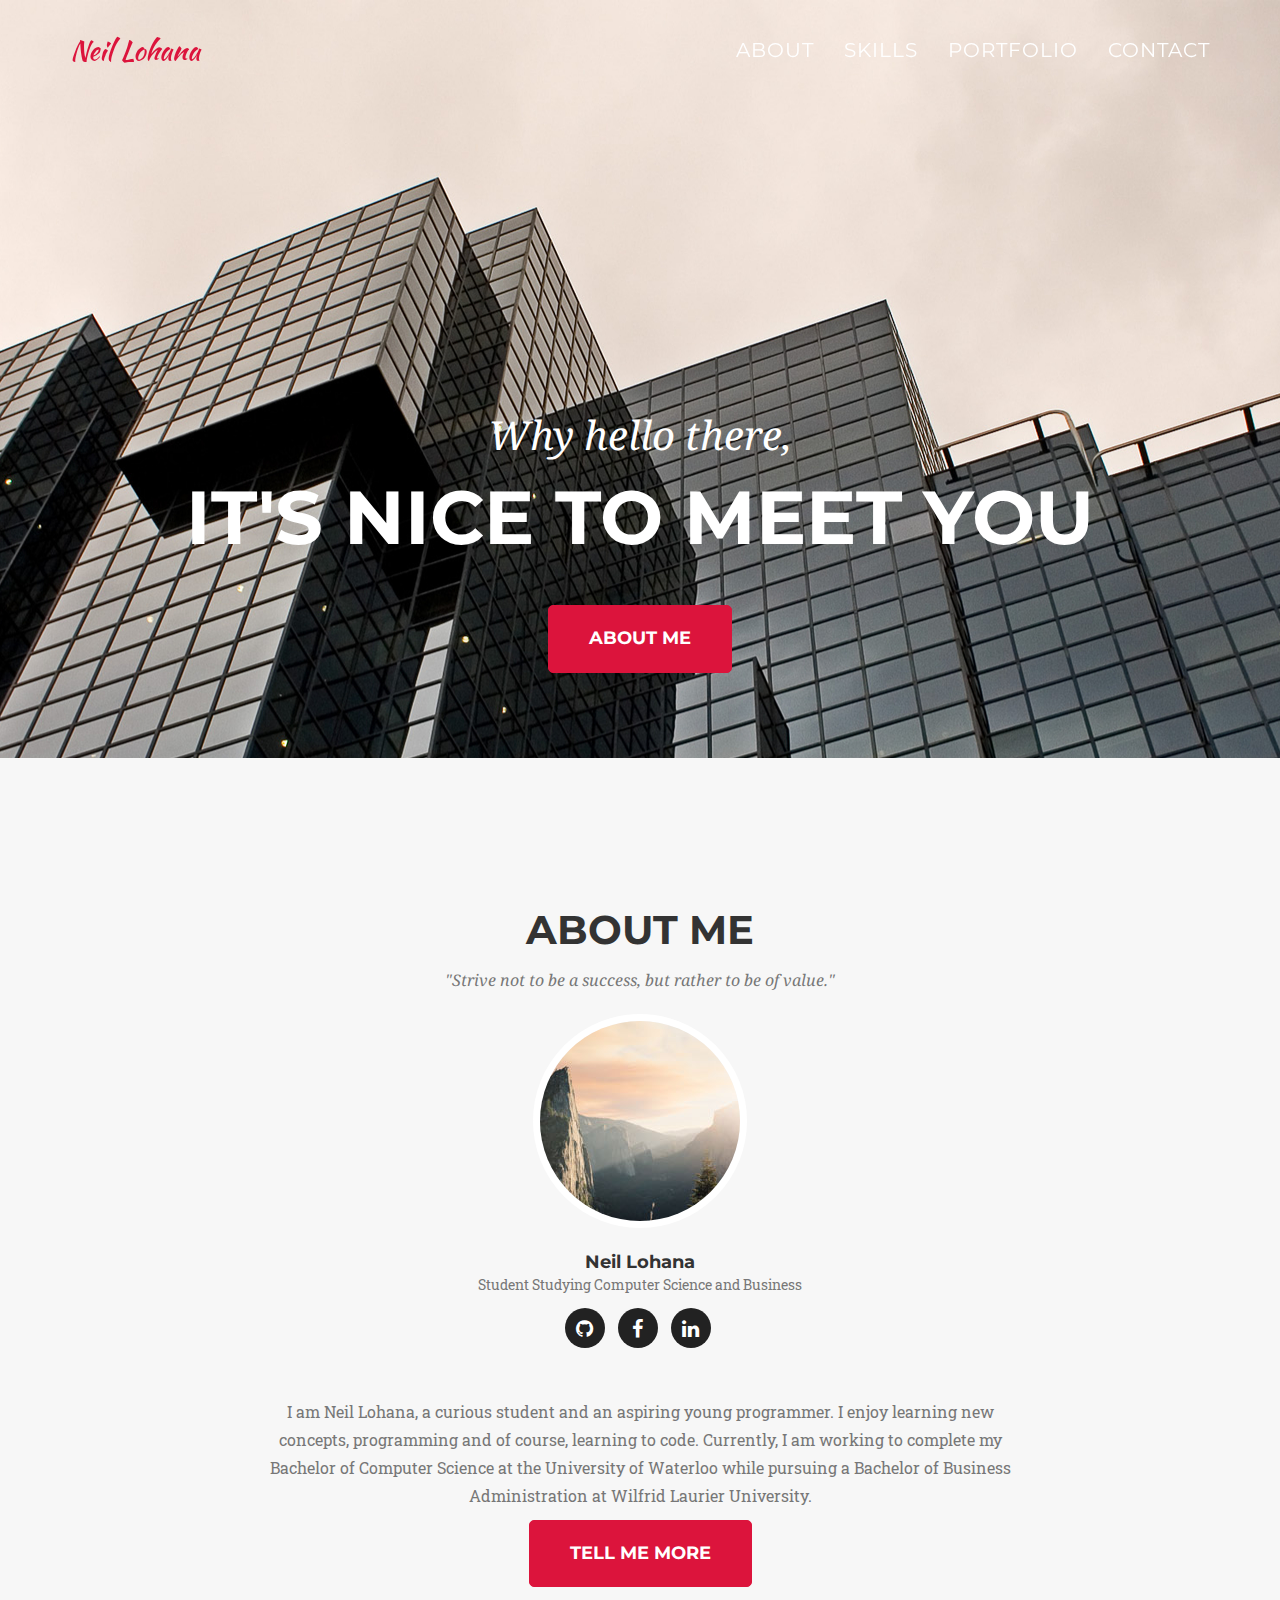
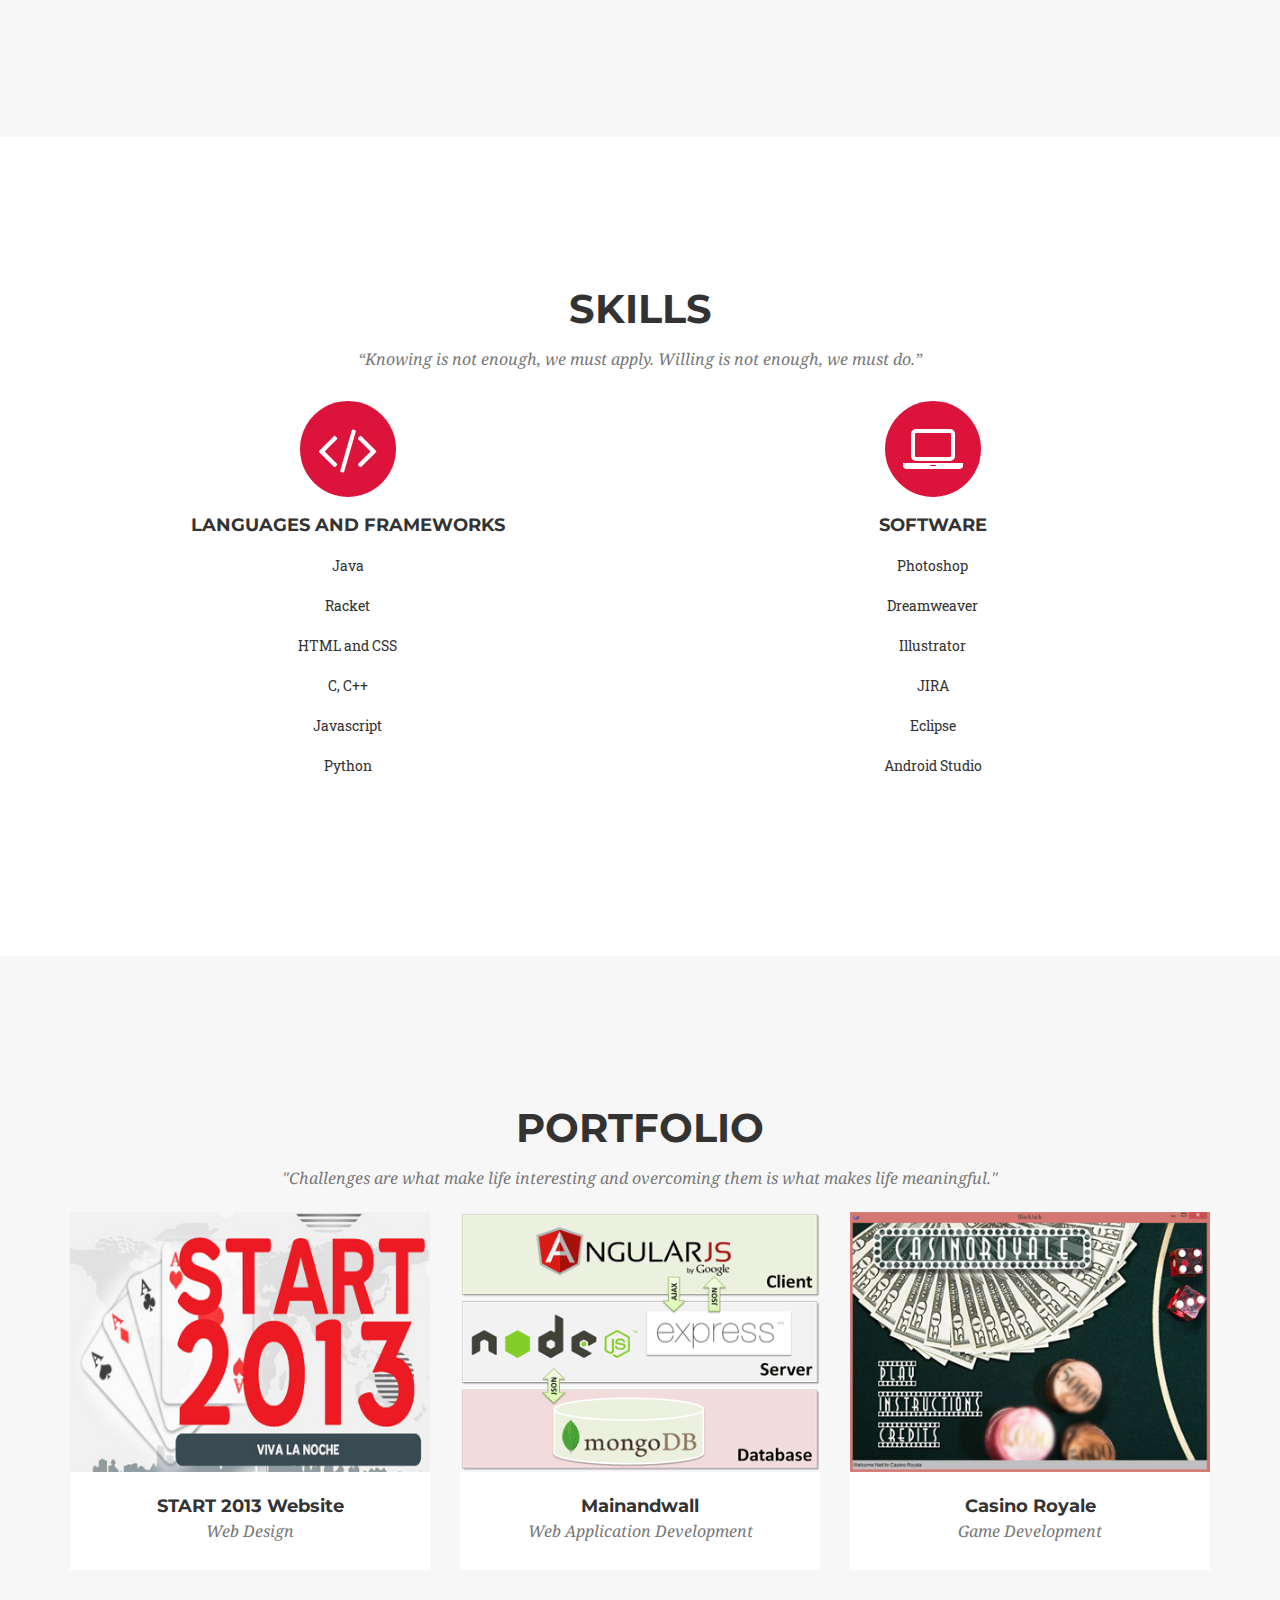
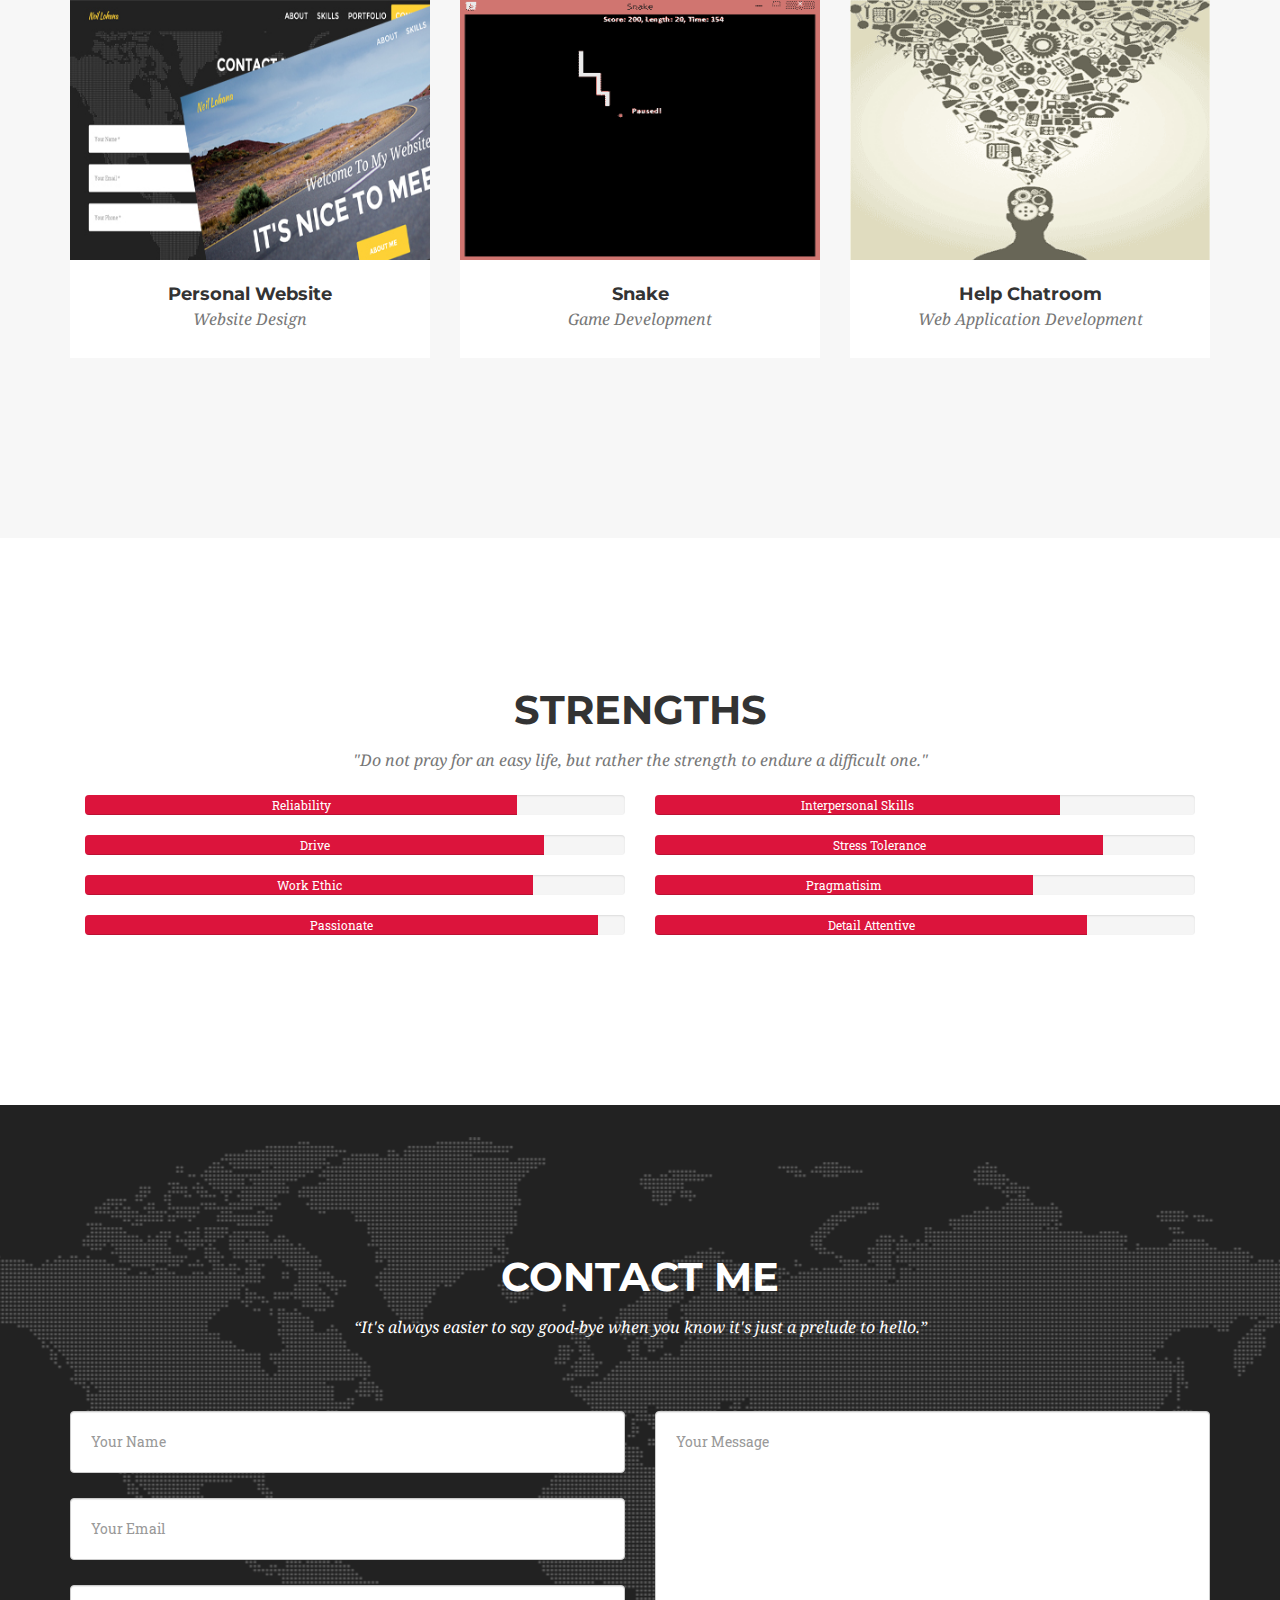
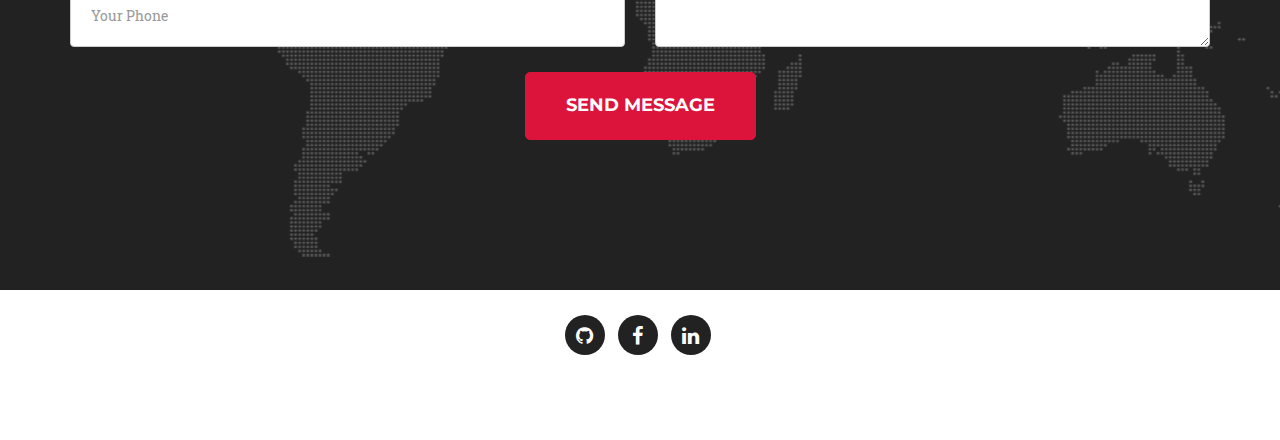
<file: index.html>
<!DOCTYPE html>
<html lang="en">

<head>

    <meta charset="utf-8">
    <meta http-equiv="X-UA-Compatible" content="IE=edge">
    <meta name="viewport" content="width=device-width, initial-scale=1">
    <meta name="description" content="">
    <meta name="author" content="">

    <title>Neil Lohana</title>

    <!-- Favicon (Currently 200px version used) -->
    <link rel="icon" href="img/favicon1-200.png" type="image/x-icon">
    
    <!-- Bootstrap Core CSS -->
    <link href="css/bootstrap.css" rel="stylesheet">
 
    <!-- Custom CSS -->
    <link href="css/styles.css" rel="stylesheet">

    <!-- Custom Fonts -->
    <link href="font-awesome/css/font-awesome.min.css" rel="stylesheet" type="text/css">
    <link href="http://fonts.googleapis.com/css?family=Montserrat:400,700" rel="stylesheet" type="text/css">
    <link href='http://fonts.googleapis.com/css?family=Kaushan+Script' rel='stylesheet' type='text/css'>
    <link href='http://fonts.googleapis.com/css?family=Droid+Serif:400,700,400italic,700italic' rel='stylesheet' type='text/css'>
    <link href='http://fonts.googleapis.com/css?family=Roboto+Slab:400,100,300,700' rel='stylesheet' type='text/css'>

    <!-- HTML5 Shim and Respond.js IE8 support of HTML5 elements and media queries -->
    <!-- WARNING: Respond.js doesn't work if you view the page via file:// -->
    <!--[if lt IE 9]>
        <script src="https://oss.maxcdn.com/libs/html5shiv/3.7.0/html5shiv.js"></script>
        <script src="https://oss.maxcdn.com/libs/respond.js/1.4.2/respond.min.js"></script>
    <![endif]-->

</head>

<body id="page-top" class="index">

    <!-- Navigation -->
    <nav class="navbar navbar-default navbar-fixed-top">
        <div class="container">
            <!-- Brand and toggle get grouped for better mobile display -->
            <div class="navbar-header page-scroll">
                <button type="button" class="navbar-toggle" data-toggle="collapse" data-target="#bs-example-navbar-collapse-1">
                    <span class="sr-only">Toggle navigation</span>
                    <span class="icon-bar"></span>
                    <span class="icon-bar"></span>
                    <span class="icon-bar"></span>
                </button>
                <a class="navbar-brand page-scroll" href="#page-top">Neil Lohana</a>
            </div>

            <!-- Collect the nav links, forms, and other content for toggling -->
            <div class="collapse navbar-collapse" id="bs-example-navbar-collapse-1">
                <ul class="nav navbar-nav navbar-right">
                    <li class="hidden">
                        <a href="#page-top"></a>
                    </li>
                    <li>
                        <a class="page-scroll" href="#about">About</a>
                    </li>
                    <li>
                        <a class="page-scroll" href="#skills">Skills</a>
                    </li>
                    <li>
                        <a class="page-scroll" href="#portfolio">Portfolio</a>
                    </li>
                    <li>
                        <a class="page-scroll" href="#contact">Contact</a>
                    </li>
                </ul>
            </div>
            <!-- /.navbar-collapse -->
        </div>
        <!-- /.container-fluid -->
    </nav>

    <!-- Header -->
    <header>
        <div class="container">
            <div class="intro-text">
                <div id="header-font"> 
                    <div class="intro-lead-in">Why hello there,</div>
                    <div class="intro-heading">It's Nice To Meet You</div>
                    <a href="#about" class="page-scroll btn btn-xl">About Me</a>
                </div>
            </div>
        </div>
    </header>
    
    <!-- About Section -->
    <section id="about" class="bg-light-gray">
        <div class="container">
            <div class="row">
                <div class="col-lg-12 text-center">
                    <h2 class="section-heading">About Me</h2>
                    <h3 class="section-subheading text-muted" style="margin-bottom: 25px;">"Strive not to be a success, but rather to be of value."</h3>
                    </div>
            </div>
            <div class="row">
                <div class="col-sm-12">
                    <div class="team-member">
                        <img src="img/temp.jpg" class="img-responsive img-circle" alt="">
                        <h4>Neil Lohana</h4>
                        <p class="text-muted">Student Studying Computer Science and Business</p>
                        <ul class="list-inline social-buttons">
                            <li><a href="https://github.com/Neil511"><i class="fa fa-github"></i></a>
                            </li>
                            <li><a href="https://www.facebook.com/neil.lohana"><i class="fa fa-facebook"></i></a>
                            </li>
                            <li><a href="https://www.linkedin.com/profile/view?id=362926031"><i class="fa fa-linkedin"></i></a>
                            </li>
                        </ul>
                    </div>
                </div>
                </div>
            <div class="row">
                <div class="col-lg-8 col-lg-offset-2 text-center">
                    <p class="large text-muted">I am Neil Lohana, a curious student and an aspiring young programmer. I enjoy learning new concepts, programming and of course, learning to code. Currently, I am working to complete my Bachelor of Computer Science at the University of Waterloo while pursuing a Bachelor of Business Administration at Wilfrid Laurier University. </p>
                    <a href="#skills" class="page-scroll btn btn-xl">Tell Me More</a>
                </div>
            </div>
        </div>
    </section>
    
    <!-- Skills Section -->
    <section id="skills">
        <div class="container">
            <div class="row">
                <div class="col-lg-12 text-center">
                    <h2 class="section-heading">Skills</h2>
                    <h3 class="section-subheading text-muted" style="margin-bottom: 25px;">“Knowing is not enough, we must apply. Willing is not enough, we must do.” </h3>
                    </div>
            </div>
            <div class="row text-center">
                <div class="col-md-6">
                    <span class="fa-stack fa-4x">
                        <i class="fa fa-circle fa-stack-2x text-primary"></i>
                        <i class="fa fa-code fa-stack-1x fa-inverse"></i>
                    </span>
                    <h4 class="skill-heading">Languages and Frameworks</h4>
                     <!-- Progress Bars for Languages-->
                    <div>                     
                        <ul class="list-group">                            
                          <li class="list-group-item">
                              Java
                            </li>
                            
                          <li class="list-group-item"> 
                              Racket
                            </li>
                            
                          <li class="list-group-item">
                              HTML and CSS
                            </li>
                            
                          <li class="list-group-item">
                              C, C++
                            </li>
                            
                          <li class="list-group-item">
                              Javascript
                            </li>
                            
                          <li class="list-group-item">
                              Python
                            </li>

                        </ul>
                    </div>
                <!-- End Progress Bars for Languages -->    
                    </div>
                <div class="col-md-6">
                    <span class="fa-stack fa-4x">
                        <i class="fa fa-circle fa-stack-2x text-primary"></i>
                        <i class="fa fa-laptop fa-stack-1x fa-inverse"></i>
                    </span>
                    <h4 class="skill-heading">Software</h4>
                    <!-- Progress Bars for Software-->
                    <div> 
                     <ul class="list-group">
                            
                          <li class="list-group-item">Photoshop</li>
                          <li class="list-group-item">Dreamweaver</li>
                          <li class="list-group-item">Illustrator</li>
                          <li class="list-group-item">JIRA</li>
                          <li class="list-group-item">Eclipse</li>
                          <li class="list-group-item">Android Studio</li>
                         
                     </ul>
                    </div>
                    <!-- End Progress Bars for Software-->
                </div>
              </div>
        </div>
    </section>

    <!-- Portfolio Grid Section -->
    <section id="portfolio" class="bg-light-gray">
        <div class="container">
            <div class="row">
                <div class="col-lg-12 text-center">
                    <h2 class="section-heading">Portfolio</h2>
                    <h3 class="section-subheading text-muted" style="margin-bottom: 25px;">"Challenges are what make life interesting and overcoming them is what makes life meaningful."</h3>
                </div>
            </div>
             <div class="row text-center">
                <div class=" col-sm-4 portfolio-item">
                    <a href="#portfolioModal1" class="portfolio-link" data-toggle="modal">
                        <div class="portfolio-hover">
                            <div class="portfolio-hover-content">
                                <i class="fa fa-search-plus fa-3x"></i>
                            </div>
                        </div>
                        <img src="img/portfolio/start-website-preview.jpg" class="img-responsive" alt="">
                    </a>
                    <div class="portfolio-caption">
                        <h4>START 2013 Website</h4>
                        <p class="text-muted">Web Design</p>
                    </div>
                </div>
                <div class="col-sm-4 portfolio-item">
                    <a href="#portfolioModal2" class="portfolio-link" data-toggle="modal">
                        <div class="portfolio-hover">
                            <div class="portfolio-hover-content">
                                <i class="fa fa-search-plus fa-3x"></i>
                            </div>
                        </div>
                        <img src="img/portfolio/meanStack.png" class="img-responsive" alt="">
                    </a>
                    <div class="portfolio-caption">
                        <h4>Mainandwall</h4>
                        <p class="text-muted">Web Application Development</p>
                    </div>
                </div>
                <div class="col-sm-4 portfolio-item">
                    <a href="#portfolioModal3" class="portfolio-link" data-toggle="modal">
                        <div class="portfolio-hover">
                            <div class="portfolio-hover-content">
                                <i class="fa fa-search-plus fa-3x"></i>
                            </div>
                        </div>
                        <img src="img/portfolio/blackjack.jpg" class="img-responsive" alt="">
                    </a>
                    <div class="portfolio-caption">
                        <h4>Casino Royale</h4>
                        <p class="text-muted">Game Development</p>
                    </div>
                </div>
                <div class="col-sm-4 portfolio-item">
                    <a href="#portfolioModal4" class="portfolio-link" data-toggle="modal">
                        <div class="portfolio-hover">
                            <div class="portfolio-hover-content">
                                <i class="fa fa-search-plus fa-3x"></i>
                            </div>
                        </div>
                        <img src="img/portfolio/personal-website-preview.jpg" class="img-responsive" alt="">
                    </a>
                    <div class="portfolio-caption">
                        <h4>Personal Website</h4>
                        <p class="text-muted">Website Design</p>
                    </div>
                </div>
                 <div class="col-sm-4 portfolio-item">
                    <a href="#portfolioModal5" class="portfolio-link" data-toggle="modal">
                        <div class="portfolio-hover">
                            <div class="portfolio-hover-content">
                                <i class="fa fa-search-plus fa-3x"></i>
                            </div>
                        </div>
                        <img src="img/portfolio/snakePaused.png" class="img-responsive" alt="">
                    </a>
                    <div class="portfolio-caption">
                        <h4>Snake</h4>
                        <p class="text-muted">Game Development</p>
                    </div>
                </div>
                 <div class="col-sm-4 portfolio-item">
                    <a href="#portfolioModal6" class="portfolio-link" data-toggle="modal">
                        <div class="portfolio-hover">
                            <div class="portfolio-hover-content">
                                <i class="fa fa-search-plus fa-3x"></i>
                            </div>
                        </div>
                        <img src="img/portfolio/mentalHealthImage.png" class="img-responsive" alt="">
                    </a>
                    <div class="portfolio-caption">
                        <h4>Help Chatroom</h4>
                        <p class="text-muted">Web Application Development</p>
                    </div>
                </div>
            </div>
        </div>
    </section>
    
    <!-- Strengths Section -->
    <section id="strengths">
        <div class="container">
            <div class="row">
                <div class="col-lg-12 text-center">
                    <h2 class="section-heading">Strengths</h2>
                    <h3 class="section-subheading text-muted" style="margin-bottom: 25px;">"Do not pray for an easy life, but rather the strength to endure a difficult one."</h3>
                    
                     <!-- Column 1 -->
                    <div class ="col-md-6">
                        <div class="progress">
                          <div class="progress-bar progress-bar-danger" role="progressbar" aria-valuenow="80" aria-valuemin="0" aria-valuemax="100" style="width: 80%">Reliability
                          </div>
                        </div>
                        <div class="progress">
                          <div class="progress-bar progress-bar-danger" role="progressbar" aria-valuenow="85" aria-valuemin="0" aria-valuemax="100" style="width: 85%">Drive
                            </div>
                        </div>
                        <div class="progress">
                          <div class="progress-bar progress-bar-danger" role="progressbar" aria-valuenow="80" aria-valuemin="0" aria-valuemax="100" style="width: 83%">Work Ethic
                            </div>
                        </div>
                        <div class="progress">
                          <div class="progress-bar progress-bar-danger" role="progressbar" aria-valuenow="80" aria-valuemin="0" aria-valuemax="100" style="width: 95%">Passionate
                            </div>
                        </div>
                    </div>
                    
                      <!-- Column 2 -->
                    <div class ="col-md-6">
                        <div class="progress">
                          <div class="progress-bar progress-bar-danger" role="progressbar" aria-valuenow="40" aria-valuemin="0" aria-valuemax="100" style="width: 75%">Interpersonal Skills
                          </div>
                        </div>
                        <div class="progress">
                          <div class="progress-bar progress-bar-danger" role="progressbar" aria-valuenow="20" aria-valuemin="0" aria-valuemax="100" style="width: 83%">Stress Tolerance
                            </div>
                        </div>
                        <div class="progress">
                          <div class="progress-bar progress-bar-danger" role="progressbar" aria-valuenow="60" aria-valuemin="0" aria-valuemax="100" style="width: 70%">Pragmatisim
                            </div>
                        </div>
                        <div class="progress">
                          <div class="progress-bar progress-bar-danger" role="progressbar" aria-valuenow="80" aria-valuemin="0" aria-valuemax="100" style="width: 80%">Detail Attentive <!-- change it to something that can be measured! --> 
                            </div>
                        </div>
                    </div>
                </div>
            </div>
        </div>
    </section>

    <!-- Contact Section -->
    <section id="contact">
        <div class="container">
            <div class="row">
                <div class="col-lg-12 text-center">
                    <h2 class="section-heading">Contact Me</h2>
                    <h3 style="color:white" class="section-subheading text-muted">“It's always easier to say good-bye when you know it's just a prelude to hello.” </h3>
                </div>
            </div>
            <div class="row">
                <div class="col-lg-12">
                    <form name="sentMessage" id="contactForm" novalidate>
                        <div class="row">
                            <div class="col-md-6">
                                <div class="form-group">
                                    <input type="text" class="form-control" placeholder="Your Name " id="name" required data-validation-required-message="Please enter your name.">
                                    <p class="help-block text-danger"></p>
                                </div>
                                <div class="form-group">
                                    <input type="email" class="form-control" placeholder="Your Email " id="email" required data-validation-required-message="Please enter your email address.">
                                    <p class="help-block text-danger"></p>
                                </div>
                                <div class="form-group">
                                    <input type="tel" class="form-control" placeholder="Your Phone " id="phone" required data-validation-required-message="Please enter your phone number.">
                                    <p class="help-block text-danger"></p>
                                </div>
                            </div>
                            <div class="col-md-6">
                                <div class="form-group">
                                    <textarea class="form-control" placeholder="Your Message " id="message" required data-validation-required-message="Please enter a message."></textarea>
                                    <p class="help-block text-danger"></p>
                                </div>
                            </div>
                            <div class="clearfix"></div>
                            <div class="col-lg-12 text-center">
                                <div id="success"></div>
                                <button type="submit" class="btn btn-xl">Send Message</button>
                            </div>
                        </div>
                    </form>
                </div>
            </div>
        </div>
    </section>

    <footer>
        <div class="container">
            <div class="row">
                <div class="col-md-4">
                    <span class="copyright" style="color: white; font-size: 20px;" >Copyright &copy; Neil Lohana 2015</span>
                </div>
                <div class="col-md-4">
                 <ul class="list-inline social-buttons">
                            <li><a href="https://github.com/Neil511"><i class="fa fa-github"></i></a>
                            </li>
                            <li><a href="https://www.facebook.com/neil.lohana"><i class="fa fa-facebook"></i></a>
                            </li>
                            <li><a href="https://www.linkedin.com/profile/view?id=362926031"><i class="fa fa-linkedin"></i></a>
                            </li>
                        </ul>
                </div>
                <div class="col-md-4">
                    <ul class="list-inline quicklinks ">
                        <li><a href="#about" class="page-scroll">About</a>
                        </li>
                        <li><a href="#skills" class="page-scroll">Skills</a>
                        </li>
                        <li><a href="#portfolio" class="page-scroll">Portfolio</a>
                        </li>
                        <li><a href="#contact" class="page-scroll">Contact</a>
                        </li>
                    </ul>
                </div>
            </div>
        </div>
    </footer>

    <!-- Portfolio Modals -->

    <!-- Portfolio Modal 1 -->
    <div class="portfolio-modal modal fade" id="portfolioModal1" tabindex="-1" role="dialog" aria-hidden="true">
        <div class="modal-content">
            <div class="close-modal" data-dismiss="modal">
                <div class="lr">
                    <div class="rl">
                    </div>
                </div>
            </div>
            <div class="container">
                <div class="row">
                    <div class="col-lg-8 col-lg-offset-2">
                        <div class="modal-body">
                            <!-- Project Details Go Here -->
                            <h2>START 2013 Website</h2>
                            <p class="item-intro text-muted">Acted as the Technical Executive for the START 2013 Conference.</p>
                            <img class="img-responsive" src="img/portfolio/start-website.jpg" alt="">
                            <p>START (Students The Active Risk Takers) is a school conference held annually to inspire and encourge leadership skills in young individuals across the Peel region. During the 2012 - 2013 school year, I was the technical executive for the conference. As such, I was responsible for handling promotional affairs prior to the conference date as well as audiovisual affairs on the conference day. During the year, I designed promotional posters, logos and the website for the conference using Photoshop and Dreamweaver.</p>
                            <p>The START 2013 website is still accessible <a href="http://www.turnerfenton.com/Students/start/index.html" style="font-size: 14px; color: #000;">here</a> </p>.
                            <button type="button" class="btn btn-primary" data-dismiss="modal"><i class="fa fa-times"></i> Close Project</button>
                        </div>
                    </div>
                </div>
            </div>
        </div>
    </div>

    <!-- Portfolio Modal 2 -->
    <div class="portfolio-modal modal fade" id="portfolioModal2" tabindex="-1" role="dialog" aria-hidden="true">
        <div class="modal-content">
            <div class="close-modal" data-dismiss="modal">
                <div class="lr">
                    <div class="rl">
                    </div>
                </div>
            </div>
            <div class="container">
                <div class="row">
                    <div class="col-lg-8 col-lg-offset-2">
                        <div class="modal-body">
                            <h2>Mainandwall</h2>
                            <p class="item-intro text-muted">Developed the website using MEAN stack.</p>
                            <img class="img-responsive img-centered" src="img/portfolio/mainandwallSignup.png" alt="">
                            <p>Mainandwall is free self-servce financial advisor. In this day and age, the average person lacks the financial know-how to effectively manage their money. Without having to provide extranous amounts of financial information anyone can help themselves through Mainandwall. The project is currently being developed using the MEAN stack, the screenshot above is a test signup page.</p>
                            <p>The website is currently still in early stages of development.</p>
                                <button type="button" class="btn btn-primary" data-dismiss="modal"><i class="fa fa-times"></i> Close Project</button>
                        </div>
                    </div>
                </div>
            </div>
        </div>
    </div>

    <!-- Portfolio Modal 3 -->
    <div class="portfolio-modal modal fade" id="portfolioModal3" tabindex="-1" role="dialog" aria-hidden="true">
        <div class="modal-content">
            <div class="close-modal" data-dismiss="modal">
                <div class="lr"> 
                    <div class="rl">
                    </div>
                </div>
            </div>
            <div class="container">
                <div class="row">
                    <div class="col-lg-8 col-lg-offset-2">
                        <div class="modal-body">
                            <!-- Project Details Go Here -->
                            <h2>Casino Royale</h2>
                            <p class="item-intro text-muted">Created a Blackjack Game using Java.</p>
                            <img class="img-responsive img-centered" src="img/portfolio/blackjack-game.png" alt="">
                            <p>Applied the PDLC methodology as well as used Java to design a Blackjack game with a custom user interface and a computer AI. The minimalstic interface was designed completely from stock images using Photoshop to convey a professional frontend design while the computer AI was programmed using a basic RNG seed.</p>
                            <p>The project is available on Github <a href="https://github.com/Neil511/Java-Projects/tree/master/Blackjack" style="font-size: 14px; color: #000;">here</a> </p>.
                            <button type="button" class="btn btn-primary" data-dismiss="modal"><i class="fa fa-times"></i> Close Project</button>
                        </div>
                    </div>
                </div>
            </div>
        </div>
    </div>

    <!-- Portfolio Modal 4 -->
    <div class="portfolio-modal modal fade" id="portfolioModal4" tabindex="-1" role="dialog" aria-hidden="true">
        <div class="modal-content">
            <div class="close-modal" data-dismiss="modal">
                <div class="lr">
                    <div class="rl">
                    </div>
                </div>
            </div>
            <div class="container">
                <div class="row">
                    <div class="col-lg-8 col-lg-offset-2">
                        <div class="modal-body">
                            <!-- Project Details Go Here -->
                            <h2>Personal Website</h2>
                            <p class="item-intro text-muted">Created my own personal website to present myself.</p>
                            <img class="img-responsive img-centered" src="img/portfolio/personal-website.jpg" alt="">
                            <p>As an aspiring full stack web developer, I began learning HTML, CSS and Javascript, employing my knowledge by designing a personal website to showcase my projects and programming skills.</p>
                            <button type="button" class="btn btn-primary" data-dismiss="modal"><i class="fa fa-times"></i> Close Project</button>
                        </div>
                    </div>
                </div>
            </div>
        </div>
    </div>
    
     <!-- Portfolio Modal 5 -->
    <div class="portfolio-modal modal fade" id="portfolioModal5" tabindex="-1" role="dialog" aria-hidden="true">
        <div class="modal-content">
            <div class="close-modal" data-dismiss="modal">
                <div class="lr">
                    <div class="rl">
                    </div>
                </div>
            </div>
            <div class="container">
                <div class="row">
                    <div class="col-lg-8 col-lg-offset-2">
                        <div class="modal-body">
                            <!-- Project Details Go Here -->
                            <h2>Snake</h2>
                            <p class="item-intro text-muted">Created my own personal website to present myself.</p>
                            <img class="img-responsive img-centered" src="img/portfolio/snakeGameOver.png" alt="">
                            <p>Used the Java graphics library and Eclipse IDE to develop my own version of the classic 2D game of Snake.</p>
                            <p>The project is available on Github <a href="https://github.com/Neil511/Java-Projects/tree/master/Snake" style="font-size: 14px; color: #000;">here</a> </p>.
                            <button type="button" class="btn btn-primary" data-dismiss="modal"><i class="fa fa-times"></i> Close Project</button>
                        </div>
                    </div>
                </div>
            </div>
        </div>
    </div>
    
     <!-- Portfolio Modal 6 -->
    <div class="portfolio-modal modal fade" id="portfolioModal6" tabindex="-1" role="dialog" aria-hidden="true">
        <div class="modal-content">
            <div class="close-modal" data-dismiss="modal">
                <div class="lr">
                    <div class="rl">
                    </div>
                </div>
            </div>
            <div class="container">
                <div class="row">
                    <div class="col-lg-8 col-lg-offset-2">
                        <div class="modal-body">
                            <!-- Project Details Go Here -->
                            <h2>Help Chatroom</h2>
                            <p class="item-intro text-muted">Creating an anonymous chatroom to help mental illness victims.</p>
                            <img class="img-responsive img-centered" src="img/portfolio/workInProgress.jpg" alt="">
                            <p>Using MEAN stack, I am developing a simple web application that hosts an anonymous chatroom where students attending UW can seek help online anonymously. Mental illness is a serious growing concern in our society yet it is constantly swept under the rug. Mental health victims often feel ashamed and alone to tell anyone and seek the help they need, this chatroom will provide a student the anonymity they need to be able to express themselves without judgement. This project is still in early stages of development</p>
                            <button type="button" class="btn btn-primary" data-dismiss="modal"><i class="fa fa-times"></i> Close Project</button>
                        </div>
                    </div>
                </div>
            </div>
        </div>
    </div>

    <!-- jQuery -->
    <script src="js/jquery.js"></script>

    <!-- Bootstrap Core JavaScript -->
    <script src="js/bootstrap.min.js"></script>

    <!-- Plugin JavaScript -->
    <script src="js/jquery.easing.1.3.js"></script>
    <script src="js/classie.js"></script>
    <script src="js/cbpAnimatedHeader.js"></script>

    <!-- Contact Form JavaScript -->
    <script src="js/jqBootstrapValidation.js"></script>
    <script src="js/contact_me.js"></script>

    <!-- Custom Theme JavaScript -->
    <script src="js/agency.js"></script>
    
</body>

</html>
</file>
<file: css/styles.css>
/*!
 * Start Bootstrap - Agency Bootstrap Theme (http://startbootstrap.com)
 * Code licensed under the Apache License v2.0.
 * For details, see http://www.apache.org/licenses/LICENSE-2.0.
 */

body {
    overflow-x: hidden;
    font-family: "Roboto Slab","Helvetica Neue",Helvetica,Arial,sans-serif;
}

.text-muted {
    color: #777;
}

.text-primary {
    color:crimson; /* Original yellow color: #fed136, changing tocrimson*/
}

p {
    font-size: 14px;
    line-height: 1.75;
}

p.large {
    font-size: 16px;
}

a,
a:hover,
a:focus,
a:active,
a.active {
    outline: 0;
}

a {
    color: #fff;
    font-size: 20px;
}

a:hover,
a:focus,
a:active,
a.active {
    color:crimson;
}

h1,
h2,
h3,
h4,
h5,
h6 {
    text-transform: uppercase;
    font-family: Montserrat,"Helvetica Neue",Helvetica,Arial,sans-serif;
    font-weight: 700;
}

.img-centered {
    margin: 0 auto;
}

.bg-light-gray {
    background-color: #f7f7f7;
}

.bg-darkest-gray {
    background-color: #222;
}

.btn-primary {
    border-color:crimson; /* Original yellow color: #fed136, changing tocrimson*/
    text-transform: uppercase;
    font-family: Montserrat,"Helvetica Neue",Helvetica,Arial,sans-serif;
    font-weight: 700;
    color: #fff;
    background-color:crimson; /* Original yellow color: #fed136, changing tocrimson*/
}

.btn-primary:hover,
.btn-primary:focus,
.btn-primary:active,
.btn-primary.active,
.open .dropdown-toggle.btn-primary {
    border-color:crimson;
    color: #fff;
    background-color:crimson;
}

.btn-primary:active,
.btn-primary.active,
.open .dropdown-toggle.btn-primary {
    background-image: none;
}

.btn-primary.disabled,
.btn-primary[disabled],
fieldset[disabled] .btn-primary,
.btn-primary.disabled:hover,
.btn-primary[disabled]:hover,
fieldset[disabled] .btn-primary:hover,
.btn-primary.disabled:focus,
.btn-primary[disabled]:focus,
fieldset[disabled] .btn-primary:focus,
.btn-primary.disabled:active,
.btn-primary[disabled]:active,
fieldset[disabled] .btn-primary:active,
.btn-primary.disabled.active,
.btn-primary[disabled].active,
fieldset[disabled] .btn-primary.active {
    border-color:crimson; /* Original yellow color: #fed136, changing tocrimson*/
    background-color:crimson; /* Original yellow color: #fed136, changing tocrimson*/
}

.btn-primary .badge {
    color:crimson; /* Original yellow color: #fed136, changing tocrimson*/ 
    background-color: #fff;
}

.btn-xl {
    padding: 20px 40px;
    border-color:crimson; /* Original yellow color: #fed136, changing tocrimson*/
    border-radius: 5px;
    text-transform: uppercase;
    font-family: Montserrat,"Helvetica Neue",Helvetica,Arial,sans-serif;
    font-size: 18px;
    font-weight: 700;
    color: #fff;
    background-color:crimson; /* Original yellow color: #fed136, changing tocrimson*/
}

.btn-xl:hover,
.btn-xl:focus,
.btn-xl:active,
.btn-xl.active,
.open .dropdown-toggle.btn-xl {
    border-color:crimson; /* Original yellow color: #fed136, changing tocrimson*/
    color: #fff;
    background-color:crimson; /* Original yellow color: #fed136, changing tocrimson*/
}

.btn-xl:active,
.btn-xl.active,
.open .dropdown-toggle.btn-xl {
    background-image: none;
}

.btn-xl.disabled,
.btn-xl[disabled],
fieldset[disabled] .btn-xl,
.btn-xl.disabled:hover,
.btn-xl[disabled]:hover,
fieldset[disabled] .btn-xl:hover,
.btn-xl.disabled:focus,
.btn-xl[disabled]:focus,
fieldset[disabled] .btn-xl:focus,
.btn-xl.disabled:active,
.btn-xl[disabled]:active,
fieldset[disabled] .btn-xl:active,
.btn-xl.disabled.active,
.btn-xl[disabled].active,
fieldset[disabled] .btn-xl.active {
    border-color:crimson; /* Original yellow color: #fed136, changing tocrimson*/
    background-color:crimson; /* Original yellow color: #fed136, changing tocrimson*/
}

.btn-xl .badge {
    color:crimson; /* Original yellow color: #fed136, changing tocrimson*/
    background-color: #fff;
}

.navbar-default {
    border-color: transparent;
    background-color: #222;
}

.navbar-default .navbar-brand {
    font-family: "Kaushan Script","Helvetica Neue",Helvetica,Arial,cursive;
    color:crimson; /* Original yellow color: #fed136, changing tocrimson*/
}

.navbar-default .navbar-brand:hover,
.navbar-default .navbar-brand:focus,
.navbar-default .navbar-brand:active,
.navbar-default .navbar-brand.active {
    color:crimson; /* Original yellow color: #fed136, changing tocrimson*/
}

.navbar-default .navbar-collapse {
    border-color: rgba(255,255,255,.02);
}

.navbar-default .navbar-toggle {
    border-color:crimson; /* Original yellow color: #fed136, changing tocrimson*/
    background-color:crimson; /* Original yellow color: #fed136, changing tocrimson*/
}

.navbar-default .navbar-toggle .icon-bar {
    background-color: #fff;
}

.navbar-default .navbar-toggle:hover,
.navbar-default .navbar-toggle:focus {
    background-color:crimson; /* Original yellow color: #fed136, changing tocrimson*/
}

.navbar-default .nav li a {
    text-transform: uppercase;
    font-family: Montserrat,"Helvetica Neue",Helvetica,Arial,sans-serif;
    font-weight: 400;
    letter-spacing: 1px;
    color: #fff;
}

.navbar-default .nav li a:hover,
.navbar-default .nav li a:focus {
    outline: 0;
    color:crimson; /* Original yellow color: #fed136, changing tocrimson*/
}

.navbar-default .navbar-nav>.active>a {
    border-radius: 0;
    color: #fff;
    background-color:crimson; /* Original yellow color: #fed136, changing tocrimson*/
}

.navbar-default .navbar-nav>.active>a:hover,
.navbar-default .navbar-nav>.active>a:focus {
    color: #fff;
    background-color:crimson; /* Original yellow color: #fed136, changing tocrimson*/
}

@media(min-width:768px) {
    .navbar-default {
        padding: 25px 0;
        border: 0;
        background-color: transparent;
        -webkit-transition: padding .3s;
        -moz-transition: padding .3s;
        transition: padding .3s;
    }

    .navbar-default .navbar-brand {
        font-size: 2em;
        -webkit-transition: all .3s;
        -moz-transition: all .3s;
        transition: all .3s;
    }

    .navbar-default .navbar-nav>.active>a {
        border-radius: 3px;
    }

    .navbar-default.navbar-shrink {
        padding: 10px 0;
        background-color: #222;
    }

    .navbar-default.navbar-shrink .navbar-brand {
        font-size: 1.5em;
    }
}
#header-font{
    position: relative;
    top: 115px;
}
header {
    text-align: center;
    color: #fff;
    background-attachment: fixed;
    background-image: url(../img/header-bg.jpg);
    background-position: center center;
    background-repeat: none;
    -webkit-background-size: cover;
    -moz-background-size: cover;
    background-size: cover;
    -o-background-size: cover;
    
}

header .intro-text {
    padding-top: 100px;
    padding-bottom: 50px;
}

header .intro-text .intro-lead-in {
    margin-bottom: 25px;
    font-family: "Droid Serif","Helvetica Neue",Helvetica,Arial,sans-serif;
    font-size: 22px;
    font-style: italic;
    line-height: 22px;
}

header .intro-text .intro-heading {
    margin-bottom: 25px;
    text-transform: uppercase;
    font-family: Montserrat,"Helvetica Neue",Helvetica,Arial,sans-serif;
    font-size: 50px;
    font-weight: 700;
    line-height: 50px;
}

@media(min-width:768px) {
    header .intro-text {
        padding-top: 300px;
        padding-bottom: 200px;
    }

    header .intro-text .intro-lead-in {
        margin-bottom: 25px;
        font-family: "Droid Serif","Helvetica Neue",Helvetica,Arial,sans-serif;
        font-size: 40px;
        font-style: italic;
        line-height: 40px;
    }

    header .intro-text .intro-heading {
        margin-bottom: 50px;
        text-transform: uppercase;
        font-family: Montserrat,"Helvetica Neue",Helvetica,Arial,sans-serif;
        font-size: 75px;
        font-weight: 700;
        line-height: 75px;
    }
}

section {
    padding: 100px 0;
}

section h2.section-heading {
    margin-top: 0;
    margin-bottom: 15px;
    font-size: 40px;
}

section h3.section-subheading {
    margin-bottom: 75px;
    text-transform: none;
    font-family: "Droid Serif","Helvetica Neue",Helvetica,Arial,sans-serif;
    font-size: 16px;
    font-style: italic;
    font-weight: 400;
}

@media(min-width:768px) {
    section {
        padding: 150px 0;
    }
}

.service-heading {
    margin: 15px 0;
    text-transform: none;
}

#portfolio .portfolio-item {
    right: 0;
    margin: 0 0 15px;
}

#portfolio .portfolio-item .portfolio-link {
    display: block;
    position: relative;
    margin: 0 auto;
    max-width: 400px;
}

#portfolio .portfolio-item .portfolio-link .portfolio-hover {
    position: absolute;
    width: 100%;
    height: 100%;
    opacity: 0;
    background:crimson;
    -webkit-transition: all ease 1s; /* Originally 0.5s changed to 1s*/
    -moz-transition: all ease 1s;
    transition: all ease 1s;
}

#portfolio .portfolio-item .portfolio-link .portfolio-hover:hover {
    opacity: 1;
}

#portfolio .portfolio-item .portfolio-link .portfolio-hover .portfolio-hover-content {
    position: absolute;
    top: 50%;
    width: 100%;
    height: 20px;
    margin-top: -12px;
    text-align: center;
    font-size: 20px;
    color: #fff;
}

#portfolio .portfolio-item .portfolio-link .portfolio-hover .portfolio-hover-content i {
    margin-top: -12px;
}

#portfolio .portfolio-item .portfolio-link .portfolio-hover .portfolio-hover-content h3,
#portfolio .portfolio-item .portfolio-link .portfolio-hover .portfolio-hover-content h4 {
    margin: 0;
}

#portfolio .portfolio-item .portfolio-caption {
    margin: 0 auto;
    padding: 25px;
    max-width: 400px;
    text-align: center;
    background-color: #fff;
}

#portfolio .portfolio-item .portfolio-caption h4 {
    margin: 0;
    text-transform: none;
}

#portfolio .portfolio-item .portfolio-caption p {
    margin: 0;
    font-family: "Droid Serif","Helvetica Neue",Helvetica,Arial,sans-serif;
    font-size: 16px;
    font-style: italic;
}

#portfolio * {
    z-index: 2;
}

@media(min-width:767px) {
    #portfolio .portfolio-item {
        margin: 0 0 30px;
    }
}

.timeline {
    position: relative;
    padding: 0;
    list-style: none;
}

.timeline:before {
    content: "";
    position: absolute;
    top: 0;
    bottom: 0;
    left: 40px;
    width: 2px;
    margin-left: -1.5px;
    background-color: #f1f1f1;
}

.timeline>li {
    position: relative;
    margin-bottom: 50px;
    min-height: 50px;
}

.timeline>li:before,
.timeline>li:after {
    content: " ";
    display: table;
}

.timeline>li:after {
    clear: both;
}

.timeline>li .timeline-panel {
    float: right;
    position: relative;
    width: 100%;
    padding: 0 20px 0 100px;
    text-align: left;
}

.timeline>li .timeline-panel:before {
    right: auto;
    left: -15px;
    border-right-width: 15px;
    border-left-width: 0;
}

.timeline>li .timeline-panel:after {
    right: auto;
    left: -14px;
    border-right-width: 14px;
    border-left-width: 0;
}

.timeline>li .timeline-image {
    z-index: 100;
    position: absolute;
    left: 0;
    width: 80px;
    height: 80px;
    margin-left: 0;
    border: 7px solid #f1f1f1;
    border-radius: 100%;
    text-align: center;
    color: #fff;
    background-color:crimson; /* Original yellow color: #fed136, changing tocrimson*/
}

.timeline>li .timeline-image h4 {
    margin-top: 12px;
    font-size: 10px;
    line-height: 14px;
}

.timeline>li.timeline-inverted>.timeline-panel {
    float: right;
    padding: 0 20px 0 100px;
    text-align: left;
}

.timeline>li.timeline-inverted>.timeline-panel:before {
    right: auto;
    left: -15px;
    border-right-width: 15px;
    border-left-width: 0;
}

.timeline>li.timeline-inverted>.timeline-panel:after {
    right: auto;
    left: -14px;
    border-right-width: 14px;
    border-left-width: 0;
}

.timeline>li:last-child {
    margin-bottom: 0;
}

.timeline .timeline-heading h4 {
    margin-top: 0;
    color: inherit;
}

.timeline .timeline-heading h4.subheading {
    text-transform: none;
}

.timeline .timeline-body>p,
.timeline .timeline-body>ul {
    margin-bottom: 0;
}

@media(min-width:768px) {
    .timeline:before {
        left: 50%;
    }

    .timeline>li {
        margin-bottom: 100px;
        min-height: 100px;
    }

    .timeline>li .timeline-panel {
        float: left;
        width: 41%;
        padding: 0 20px 20px 30px;
        text-align: right;
    }

    .timeline>li .timeline-image {
        left: 50%;
        width: 100px;
        height: 100px;
        margin-left: -50px;
    }

    .timeline>li .timeline-image h4 {
        margin-top: 16px;
        font-size: 13px;
        line-height: 18px;
    }

    .timeline>li.timeline-inverted>.timeline-panel {
        float: right;
        padding: 0 30px 20px 20px;
        text-align: left;
    }
}

@media(min-width:992px) {
    .timeline>li {
        min-height: 150px;
    }

    .timeline>li .timeline-panel {
        padding: 0 20px 20px;
    }

    .timeline>li .timeline-image {
        width: 150px;
        height: 150px;
        margin-left: -75px;
    }

    .timeline>li .timeline-image h4 {
        margin-top: 30px;
        font-size: 18px;
        line-height: 26px;
    }

    .timeline>li.timeline-inverted>.timeline-panel {
        padding: 0 20px 20px;
    }
}

@media(min-width:1200px) {
    .timeline>li {
        min-height: 170px;
    }

    .timeline>li .timeline-panel {
        padding: 0 20px 20px 100px;
    }

    .timeline>li .timeline-image {
        width: 170px;
        height: 170px;
        margin-left: -85px;
    }

    .timeline>li .timeline-image h4 {
        margin-top: 40px;
    }

    .timeline>li.timeline-inverted>.timeline-panel {
        padding: 0 100px 20px 20px;
    }
}

.team-member {
    margin-bottom: 50px;
    text-align: center;
}

.team-member img {
    margin: 0 auto;
    border: 7px solid #fff;
}

.team-member h4 {
    margin-top: 25px;
    margin-bottom: 0;
    text-transform: none;
}

.team-member p {
    margin-top: 0;
}

aside.clients img {
    margin: 50px auto;
}

section#contact {
    background-color: #222;
    background-image: url(../img/map-image.png);
    background-position: center;
    background-repeat: no-repeat;
}

section#contact .section-heading {
    color: #fff;
}

section#contact .form-group {
    margin-bottom: 25px;
}

section#contact .form-group input,
section#contact .form-group textarea {
    padding: 20px;
}

section#contact .form-group input.form-control {
    height: auto;
}

section#contact .form-group textarea.form-control {
    height: 236px;
}

section#contact .form-control:focus {
    border-color:crimson; /* Original yellow color: #fed136, changing tocrimson*/
    box-shadow: none;
}

section#contact::-webkit-input-placeholder {
    text-transform: uppercase;
    font-family: Montserrat,"Helvetica Neue",Helvetica,Arial,sans-serif;
    font-weight: 700;
    color: #bbb;
}

section#contact:-moz-placeholder {
    text-transform: uppercase;
    font-family: Montserrat,"Helvetica Neue",Helvetica,Arial,sans-serif;
    font-weight: 700;
    color: #bbb;
}

section#contact::-moz-placeholder {
    text-transform: uppercase;
    font-family: Montserrat,"Helvetica Neue",Helvetica,Arial,sans-serif;
    font-weight: 700;
    color: #bbb;
}

section#contact:-ms-input-placeholder {
    text-transform: uppercase;
    font-family: Montserrat,"Helvetica Neue",Helvetica,Arial,sans-serif;
    font-weight: 700;
    color: #bbb;
}

section#contact .text-danger {
    color: #e74c3c;
}

footer {
    height: 150px;
    padding: 25px 0;
    text-align: center;
    background-attachment: fixed;
    background-image: url(../img/header-bg.jpg);
    background-position: center center;
    background-repeat: none;
    -webkit-background-size: cover;
    -moz-background-size: cover;
    background-size: cover;
    -o-background-size: cover;
}

footer span.copyright {
    text-transform: uppercase;
    text-transform: none;
    font-family: Montserrat,"Helvetica Neue",Helvetica,Arial,sans-serif;
    line-height: 40px;
}

footer ul.quicklinks {
    margin-bottom: 0;
    text-transform: uppercase;
    text-transform: none;
    font-family: Montserrat,"Helvetica Neue",Helvetica,Arial,sans-serif;
    line-height: 40px;
}

ul.social-buttons {
    margin-bottom: 0;
}

ul.social-buttons li a {
    display: block;
    width: 40px;
    height: 40px;
    border-radius: 100%;
    font-size: 20px;
    line-height: 40px;
    outline: 0;
    color: #fff;
    background-color: #222;
    -webkit-transition: all .3s;
    -moz-transition: all .3s;
    transition: all .3s;
}

ul.social-buttons li a:hover,
ul.social-buttons li a:focus,
ul.social-buttons li a:active {
    background-color:crimson; /* Original yellow color: #fed136, changing tocrimson*/
}

.btn:focus,
.btn:active,
.btn.active,
.btn:active:focus {
    outline: 0;
}

.portfolio-modal .modal-content {
    padding: 100px 0;
    min-height: 100%;
    border: 0;
    border-radius: 0;
    text-align: center;
    background-clip: border-box;
    -webkit-box-shadow: none;
    box-shadow: none;
}

.portfolio-modal .modal-content h2 {
    margin-bottom: 15px;
    font-size: 3em;
}

.portfolio-modal .modal-content p {
    margin-bottom: 30px;
}

.portfolio-modal .modal-content p.item-intro {
    margin: 20px 0 30px;
    font-family: "Droid Serif","Helvetica Neue",Helvetica,Arial,sans-serif;
    font-size: 16px;
    font-style: italic;
}

.portfolio-modal .modal-content ul.list-inline {
    margin-top: 0;
    margin-bottom: 30px;
}

.portfolio-modal .modal-content img {
    margin-bottom: 30px;
}

.portfolio-modal .close-modal {
    position: absolute;
    top: 25px;
    right: 25px;
    width: 75px;
    height: 75px;
    background-color: transparent;
    cursor: pointer;
}

.portfolio-modal .close-modal:hover {
    opacity: .3;
}

.portfolio-modal .close-modal .lr {
    z-index: 1051;
    width: 1px;
    height: 75px;
    margin-left: 35px;
    background-color: #222;
    -webkit-transform: rotate(45deg);
    -ms-transform: rotate(45deg);
    transform: rotate(45deg);
}

.portfolio-modal .close-modal .lr .rl {
    z-index: 1052;
    width: 1px;
    height: 75px;
    background-color: #222;
    -webkit-transform: rotate(90deg);
    -ms-transform: rotate(90deg);
    transform: rotate(90deg);
}

.portfolio-modal .modal-backdrop {
    display: none;
    opacity: 0;
}

::-moz-selection {
    text-shadow: none;
    background:crimson; /* Original yellow color: #fed136, changing tocrimson*/
}

::selection {
    text-shadow: none;
    background:crimson; /* Original yellow color: #fed136, changing tocrimson*/
}

img::selection {
    background: 0 0;
}

img::-moz-selection {
    background: 0 0;
}

body {
    webkit-tap-highlight-color:crimson; /* Original yellow color: #fed136, changing to crimson*/
}

.nav-tabs{
    background: transparent;
    font
}

.tab-picture {
    max-height: 400px;
    max-width: 100%;
    margin-bottom: 15px;
}
</file>
